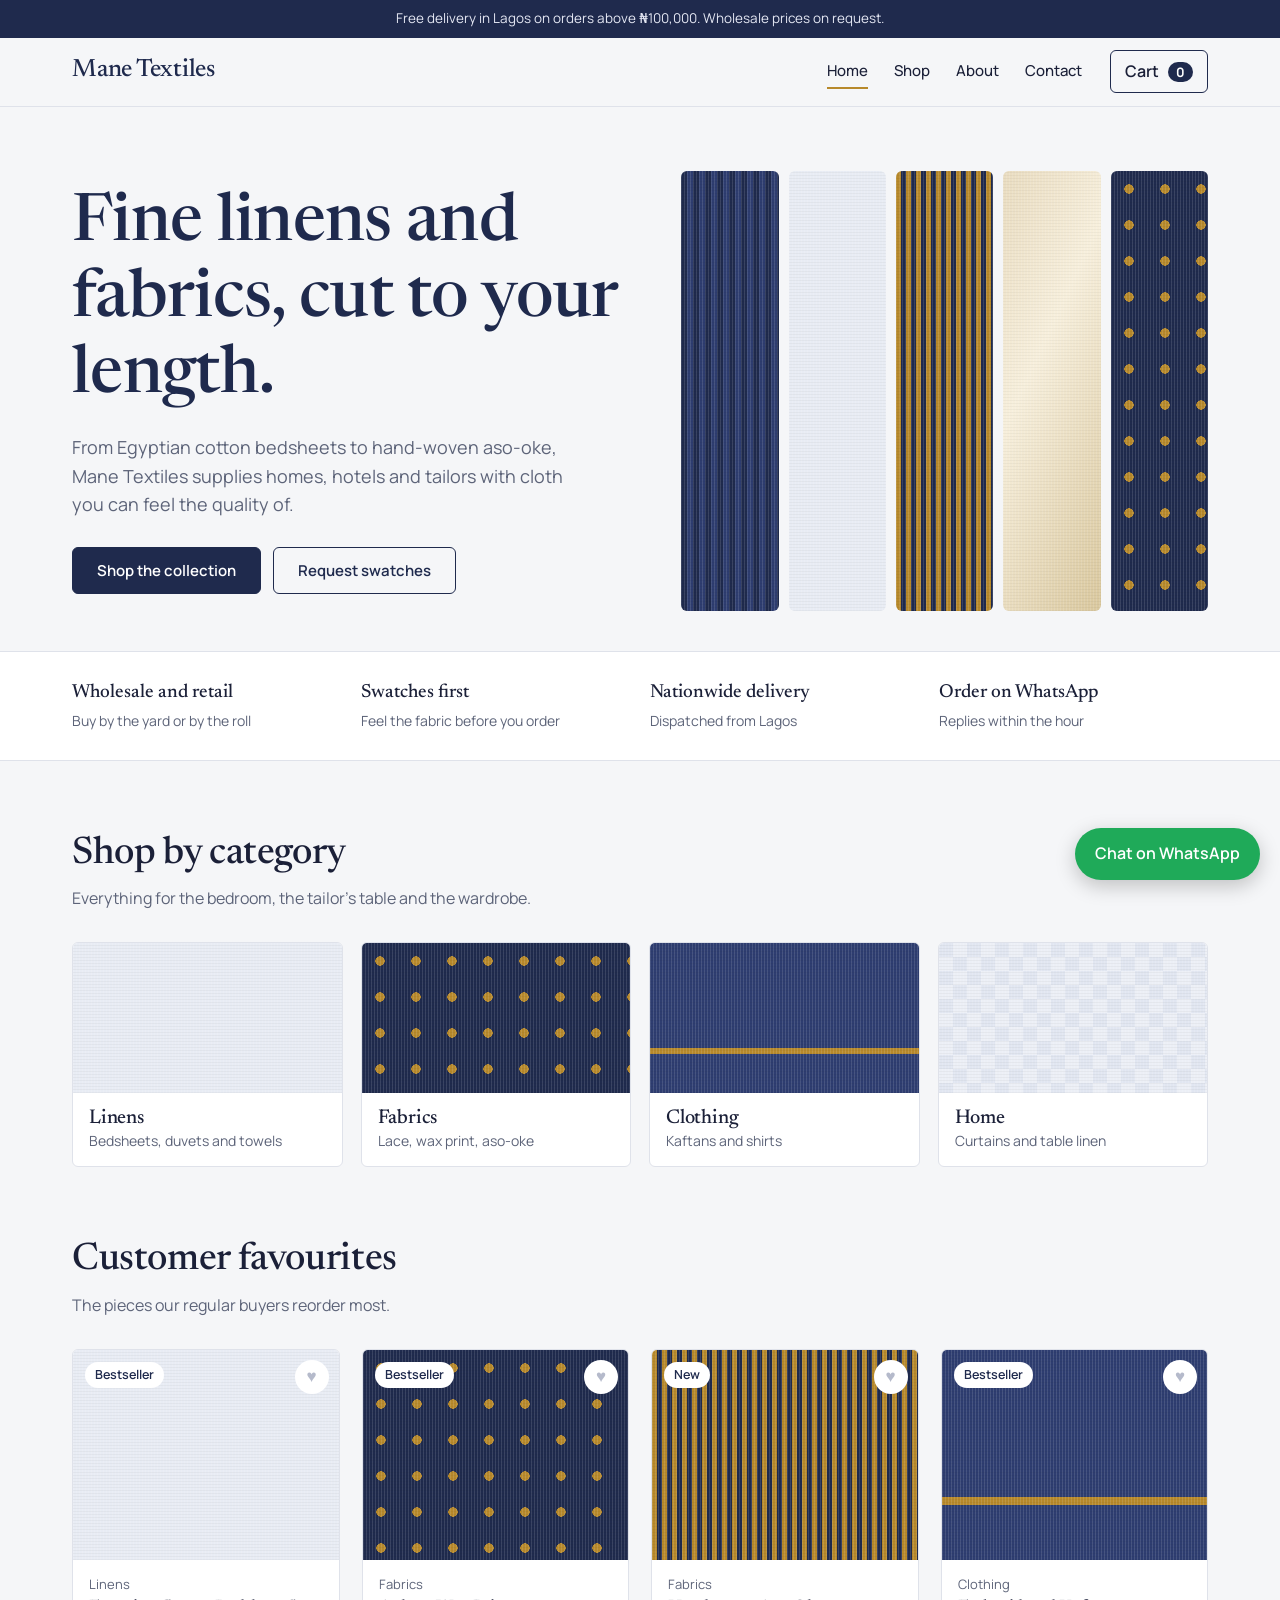
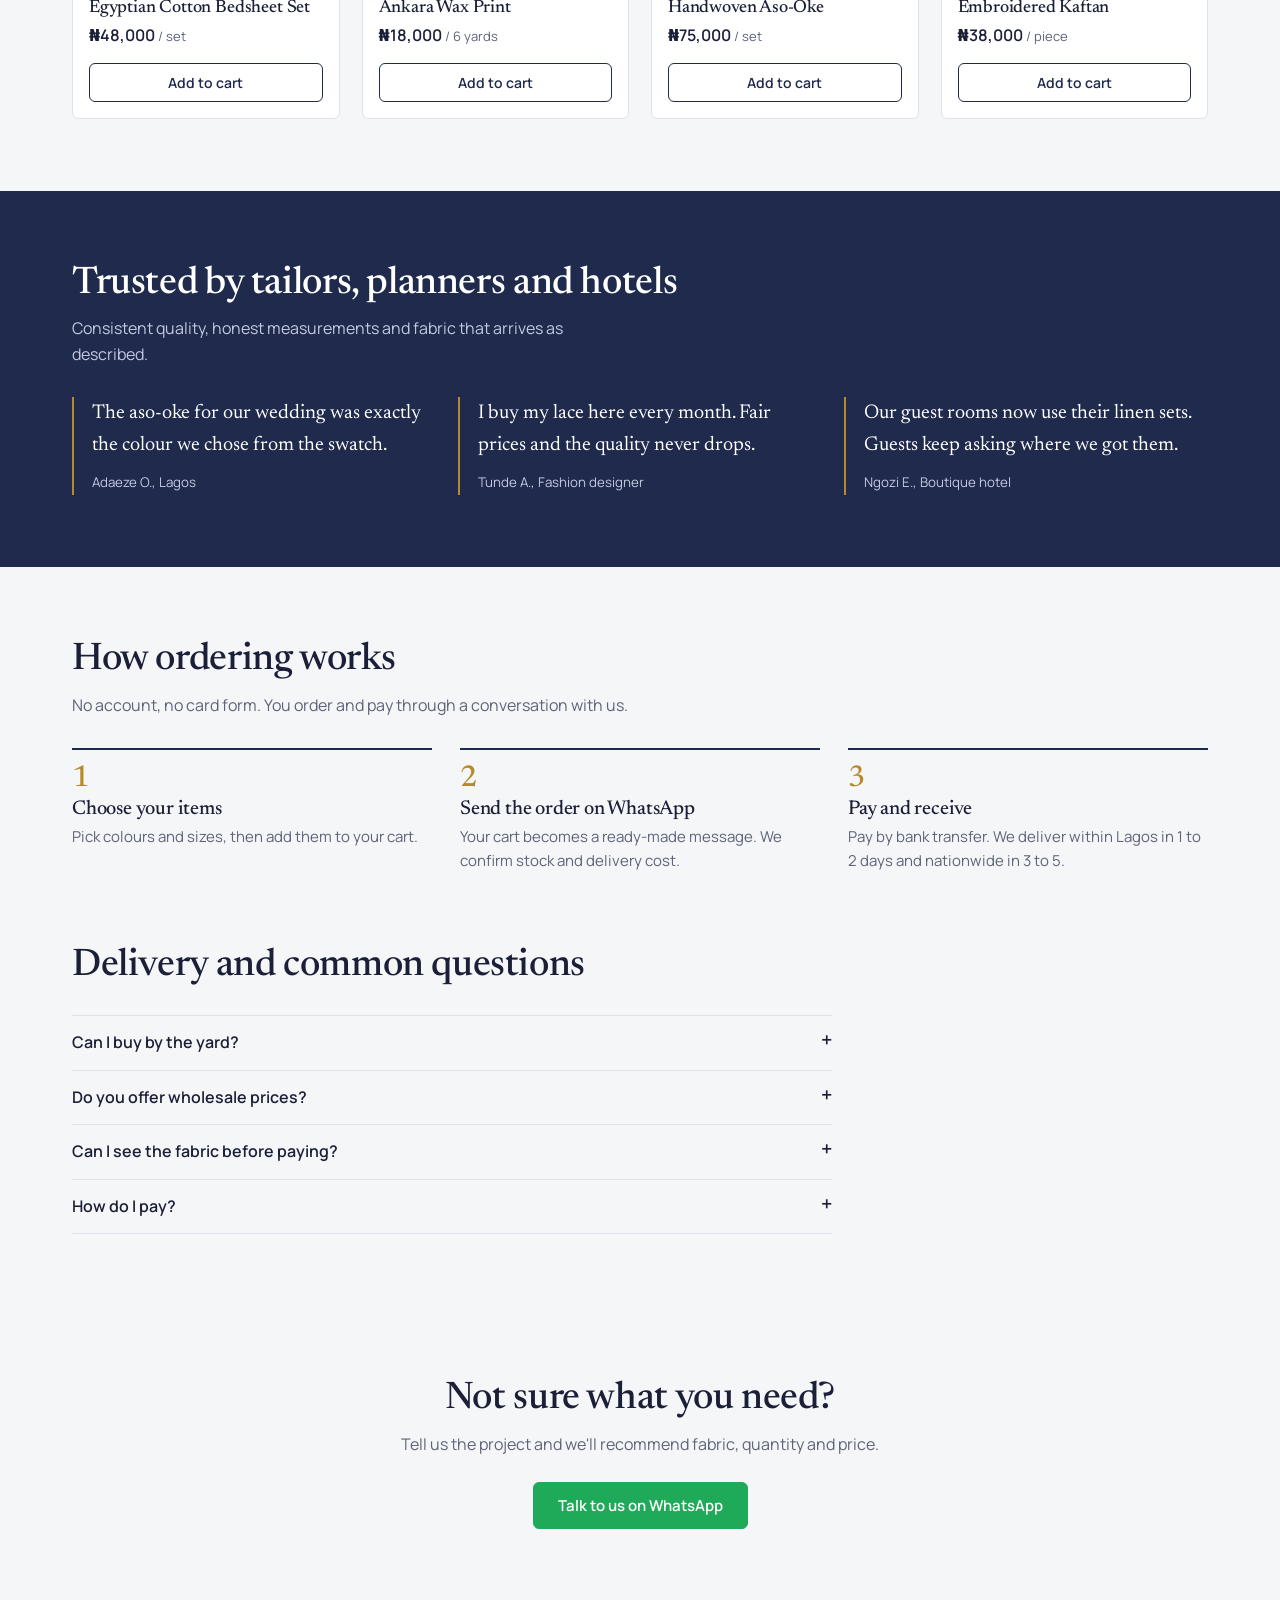
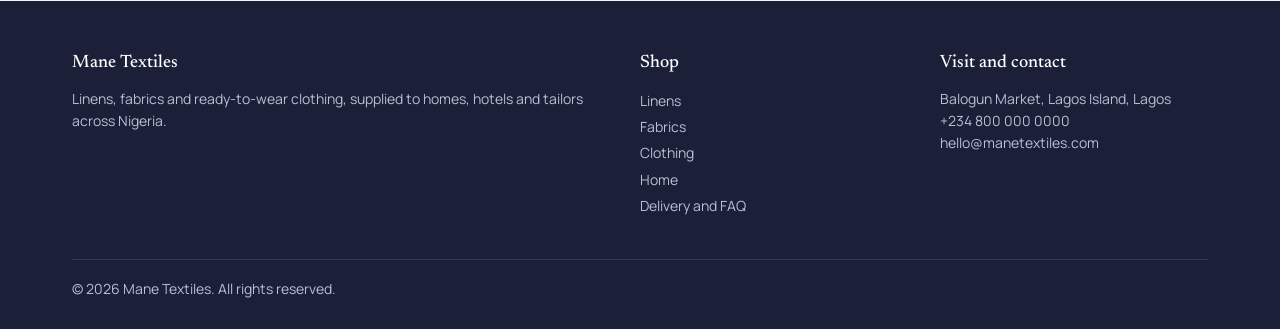
<file: index.html>
<!DOCTYPE html>
<html lang="en">

<head>
    <meta charset="utf-8">
    <meta name="viewport" content="width=device-width,initial-scale=1">
    <title>Premium linens and fabrics | Mane Textiles</title>
    <meta name="description" content="Mane Textiles: premium linens, fabrics and clothing materials in Lagos.">
    <link rel="preconnect" href="https://fonts.googleapis.com">
    <link
        href="https://fonts.googleapis.com/css2?family=Manrope:wght@400;500;600&family=Newsreader:wght@400;500&display=swap"
        rel="stylesheet">
    <link rel="stylesheet" href="style.css">
</head>

<body data-page="index">
    <main>
        <section class="hero">
            <div class="wrap">
                <div>
                    <h1>Fine linens and fabrics, cut to your length.</h1>
                    <p>From Egyptian cotton bedsheets to hand-woven aso-oke, Mane Textiles supplies homes, hotels and
                        tailors with cloth you can feel the quality of.</p>
                    <div class="acts"><a class="btn" href="shop.html">Shop the collection</a><a class="btn o"
                            href="contact.html">Request swatches</a></div>
                </div>
                <div class="fan" aria-hidden="true">
                    <div class="sw" style="background:repeating-linear-gradient(90deg,#1f2a4d 0 6px,#2e3d70 6px 12px)">
                    </div>
                    <div class="sw" style="background:#e8ecf4"></div>
                    <div class="sw" style="background:repeating-linear-gradient(90deg,#b7892b 0 5px,#1f2a4d 5px 10px)">
                    </div>
                    <div class="sw" style="background:linear-gradient(115deg,#e9dcc0,#f7efdc 40%,#d9c79d)"></div>
                    <div class="sw"
                        style="background:radial-gradient(circle,#b7892b 0 18%,transparent 19%) 0 0/36px 36px,#1f2a4d">
                    </div>
                </div>
            </div>
        </section>
        <section class="trust">
            <div class="wrap">
                <div><b>Wholesale and retail</b><span>Buy by the yard or by the roll</span></div>
                <div><b>Swatches first</b><span>Feel the fabric before you order</span></div>
                <div><b>Nationwide delivery</b><span>Dispatched from Lagos</span></div>
                <div><b>Order on WhatsApp</b><span>Replies within the hour</span></div>
            </div>
        </section>
        <section class="sec">
            <div class="wrap">
                <h2>Shop by category</h2>
                <p class="lead">Everything for the bedroom, the tailor's table and the wardrobe.</p>
                <div class="cats" id="cats"></div>
            </div>
        </section>
        <section class="sec" style="padding-top:0">
            <div class="wrap">
                <h2>Customer favourites</h2>
                <p class="lead">The pieces our regular buyers reorder most.</p>
                <div class="grid" id="feat"></div>
            </div>
        </section>
        <section class="sec band">
            <div class="wrap">
                <h2>Trusted by tailors, planners and hotels</h2>
                <p class="lead">Consistent quality, honest measurements and fabric that arrives as described.</p>
                <div class="grid">
                    <div class="q">
                        <p>The aso-oke for our wedding was exactly the colour we chose from the swatch.</p><small>Adaeze
                            O., Lagos</small>
                    </div>
                    <div class="q">
                        <p>I buy my lace here every month. Fair prices and the quality never drops.</p><small>Tunde A.,
                            Fashion designer</small>
                    </div>
                    <div class="q">
                        <p>Our guest rooms now use their linen sets. Guests keep asking where we got them.</p>
                        <small>Ngozi E., Boutique hotel</small>
                    </div>
                </div>
            </div>
        </section>
        <section class="sec">
            <div class="wrap">
                <h2>How ordering works</h2>
                <p class="lead">No account, no card form. You order and pay through a conversation with us.</p>
                <div class="steps">
                    <div>
                        <h3>Choose your items</h3>
                        <p>Pick colours and sizes, then add them to your cart.</p>
                    </div>
                    <div>
                        <h3>Send the order on WhatsApp</h3>
                        <p>Your cart becomes a ready-made message. We confirm stock and delivery cost.</p>
                    </div>
                    <div>
                        <h3>Pay and receive</h3>
                        <p>Pay by bank transfer. We deliver within Lagos in 1 to 2 days and nationwide in 3 to 5.</p>
                    </div>
                </div>
            </div>
        </section>
        <section class="sec" id="faq" style="padding-top:0">
            <div class="wrap">
                <h2>Delivery and common questions</h2>
                <div class="faq">
                    <details>
                        <summary>Can I buy by the yard?</summary>
                        <p>Yes. Fabrics are sold per yard or per full piece, and we cut to your length.</p>
                    </details>
                    <details>
                        <summary>Do you offer wholesale prices?</summary>
                        <p>Yes. Message us the items and quantity and we'll send a wholesale quote.</p>
                    </details>
                    <details>
                        <summary>Can I see the fabric before paying?</summary>
                        <p>Ask for a free swatch on WhatsApp. For large orders we can arrange a visit to our store.</p>
                    </details>
                    <details>
                        <summary>How do I pay?</summary>
                        <p>Bank transfer after we confirm your order on WhatsApp. Card payment can be added later.</p>
                    </details>
                </div>
            </div>
        </section>
        <section class="sec cta">
            <div class="wrap">
                <h2>Not sure what you need?</h2>
                <p class="lead">Tell us the project and we'll recommend fabric, quantity and price.</p><a class="btn w"
                    id="ctaw" href="contact.html">Talk to us on WhatsApp</a>
            </div>
        </section>
    </main>
    <script src="app.js"></script>
</body>

</html>
</file>
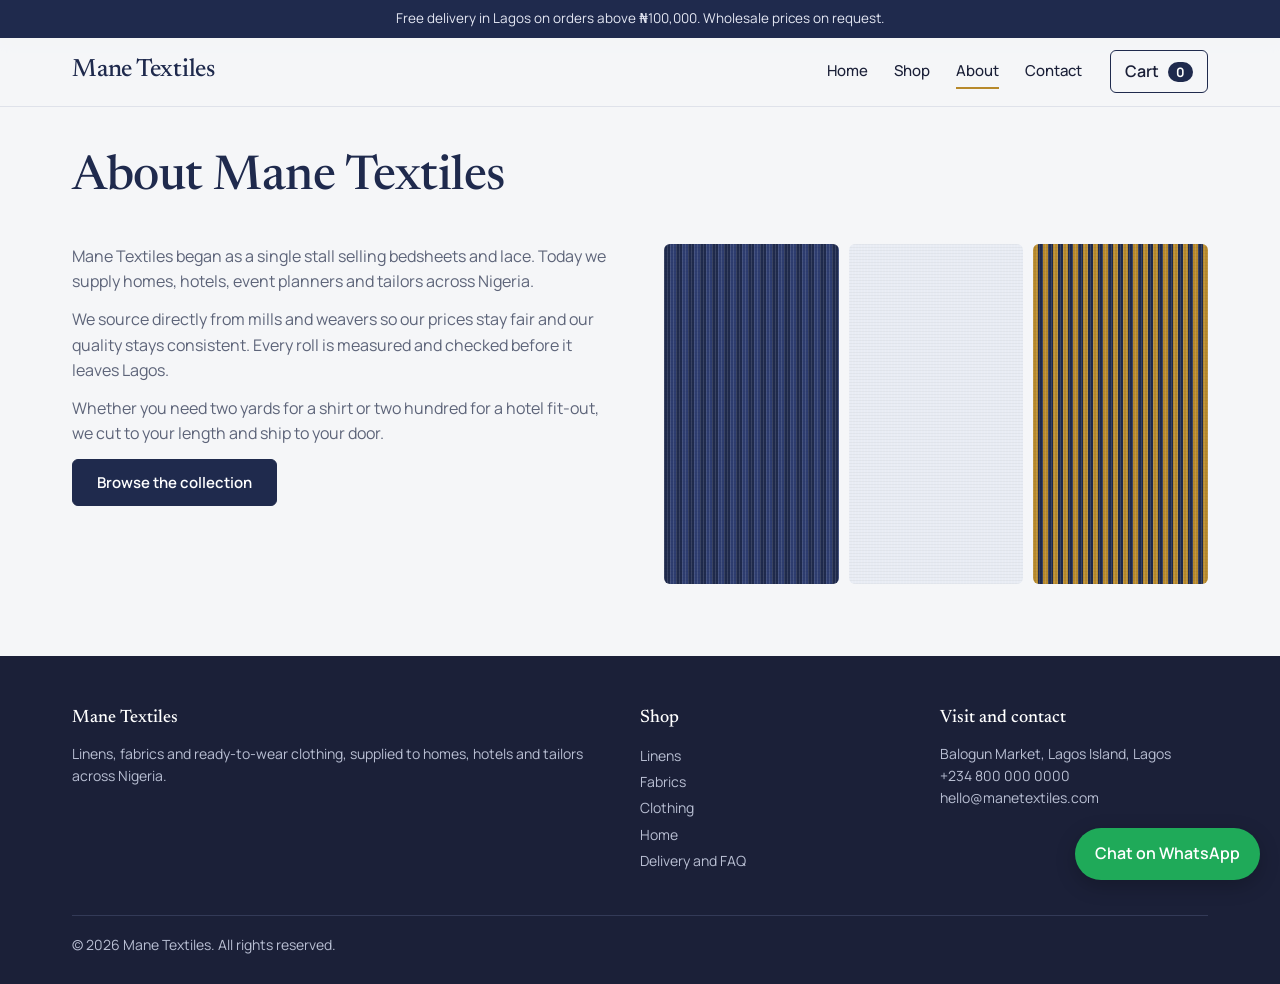
<file: about.html>
<!DOCTYPE html>
<html lang="en">

<head>
    <meta charset="utf-8">
    <meta name="viewport" content="width=device-width,initial-scale=1">
    <title>About us | Mane Textiles</title>
    <meta name="description" content="Mane Textiles: premium linens, fabrics and clothing materials in Lagos.">
    <link rel="preconnect" href="https://fonts.googleapis.com">
    <link
        href="https://fonts.googleapis.com/css2?family=Manrope:wght@400;500;600&family=Newsreader:wght@400;500&display=swap"
        rel="stylesheet">
    <link rel="stylesheet" href="style.css">
</head>

<body data-page="about">
    <main class="wrap">
        <div class="ph">
            <h1>About Mane Textiles</h1>
        </div>
        <div class="two">
            <div>
                <p class="lead">Mane Textiles began as a single stall selling bedsheets and lace. Today we supply homes,
                    hotels, event planners and tailors across Nigeria.</p>
                <p>We source directly from mills and weavers so our prices stay fair and our quality stays consistent.
                    Every roll is measured and checked before it leaves Lagos.</p>
                <p>Whether you need two yards for a shirt or two hundred for a hotel fit-out, we cut to your length and
                    ship to your door.</p><a class="btn" href="shop.html">Browse the collection</a>
            </div>
            <div class="fan" aria-hidden="true" style="height:340px">
                <div class="sw" style="background:repeating-linear-gradient(90deg,#1f2a4d 0 6px,#2e3d70 6px 12px)">
                </div>
                <div class="sw" style="background:#e8ecf4"></div>
                <div class="sw" style="background:repeating-linear-gradient(90deg,#b7892b 0 5px,#1f2a4d 5px 10px)">
                </div>
            </div>
        </div>
    </main>
    <script src="app.js"></script>
</body>

</html>
</file>
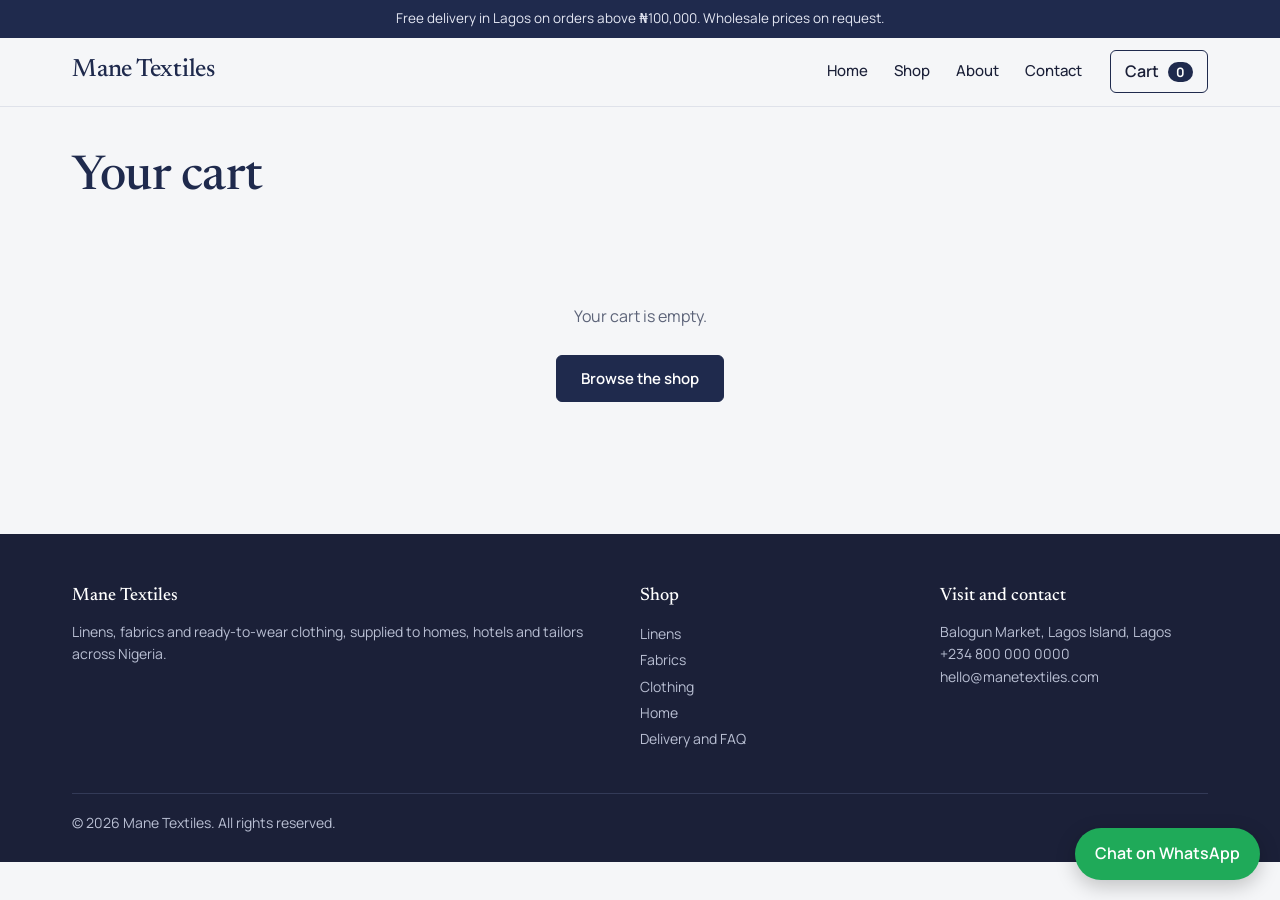
<file: cart.html>
<!DOCTYPE html>
<html lang="en">

<head>
    <meta charset="utf-8">
    <meta name="viewport" content="width=device-width,initial-scale=1">
    <title>Your cart | Mane Textiles</title>
    <meta name="description" content="Mane Textiles: premium linens, fabrics and clothing materials in Lagos.">
    <link rel="preconnect" href="https://fonts.googleapis.com">
    <link
        href="https://fonts.googleapis.com/css2?family=Manrope:wght@400;500;600&family=Newsreader:wght@400;500&display=swap"
        rel="stylesheet">
    <link rel="stylesheet" href="style.css">
</head>

<body data-page="cart">
    <main class="wrap">
        <div class="ph">
            <h1>Your cart</h1>
        </div>
        <div class="cl" id="cart"></div>
    </main>
    <script src="app.js"></script>
</body>

</html>
</file>
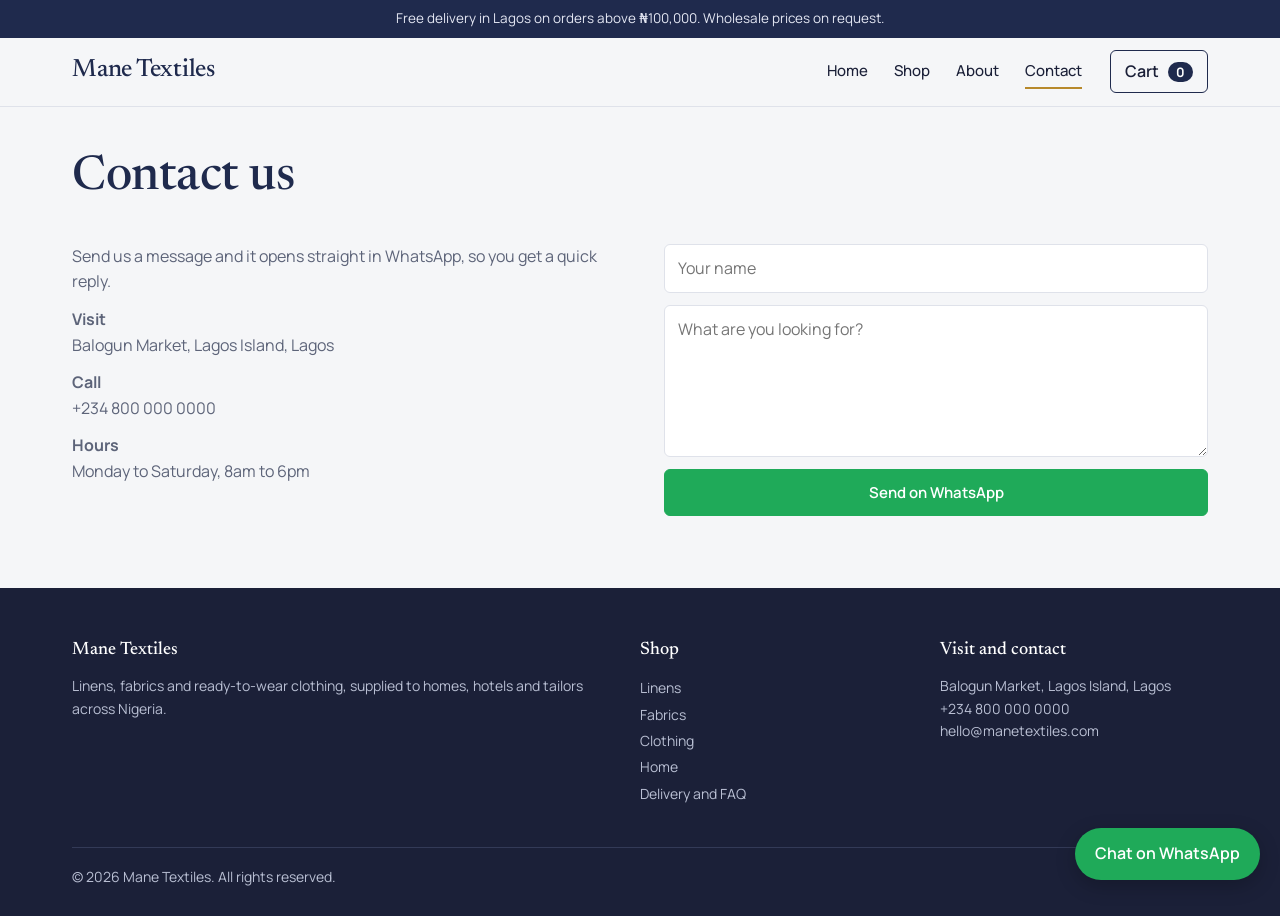
<file: contact.html>
<!DOCTYPE html>
<html lang="en">

<head>
    <meta charset="utf-8">
    <meta name="viewport" content="width=device-width,initial-scale=1">
    <title>Contact | Mane Textiles</title>
    <meta name="description" content="Mane Textiles: premium linens, fabrics and clothing materials in Lagos.">
    <link rel="preconnect" href="https://fonts.googleapis.com">
    <link
        href="https://fonts.googleapis.com/css2?family=Manrope:wght@400;500;600&family=Newsreader:wght@400;500&display=swap"
        rel="stylesheet">
    <link rel="stylesheet" href="style.css">
</head>

<body data-page="contact">
    <main class="wrap">
        <div class="ph">
            <h1>Contact us</h1>
        </div>
        <div class="two">
            <div>
                <p class="lead">Send us a message and it opens straight in WhatsApp, so you get a quick reply.</p>
                <p><b>Visit</b><br>Balogun Market, Lagos Island, Lagos</p>
                <p><b>Call</b><br>+234 800 000 0000</p>
                <p><b>Hours</b><br>Monday to Saturday, 8am to 6pm</p>
            </div>
            <form id="cf"><input name="n" placeholder="Your name" required><textarea name="m" rows="5"
                    placeholder="What are you looking for?" required></textarea><button class="btn w">Send on
                    WhatsApp</button></form>
        </div>
    </main>
    <script src="app.js"></script>
</body>

</html>
</file>
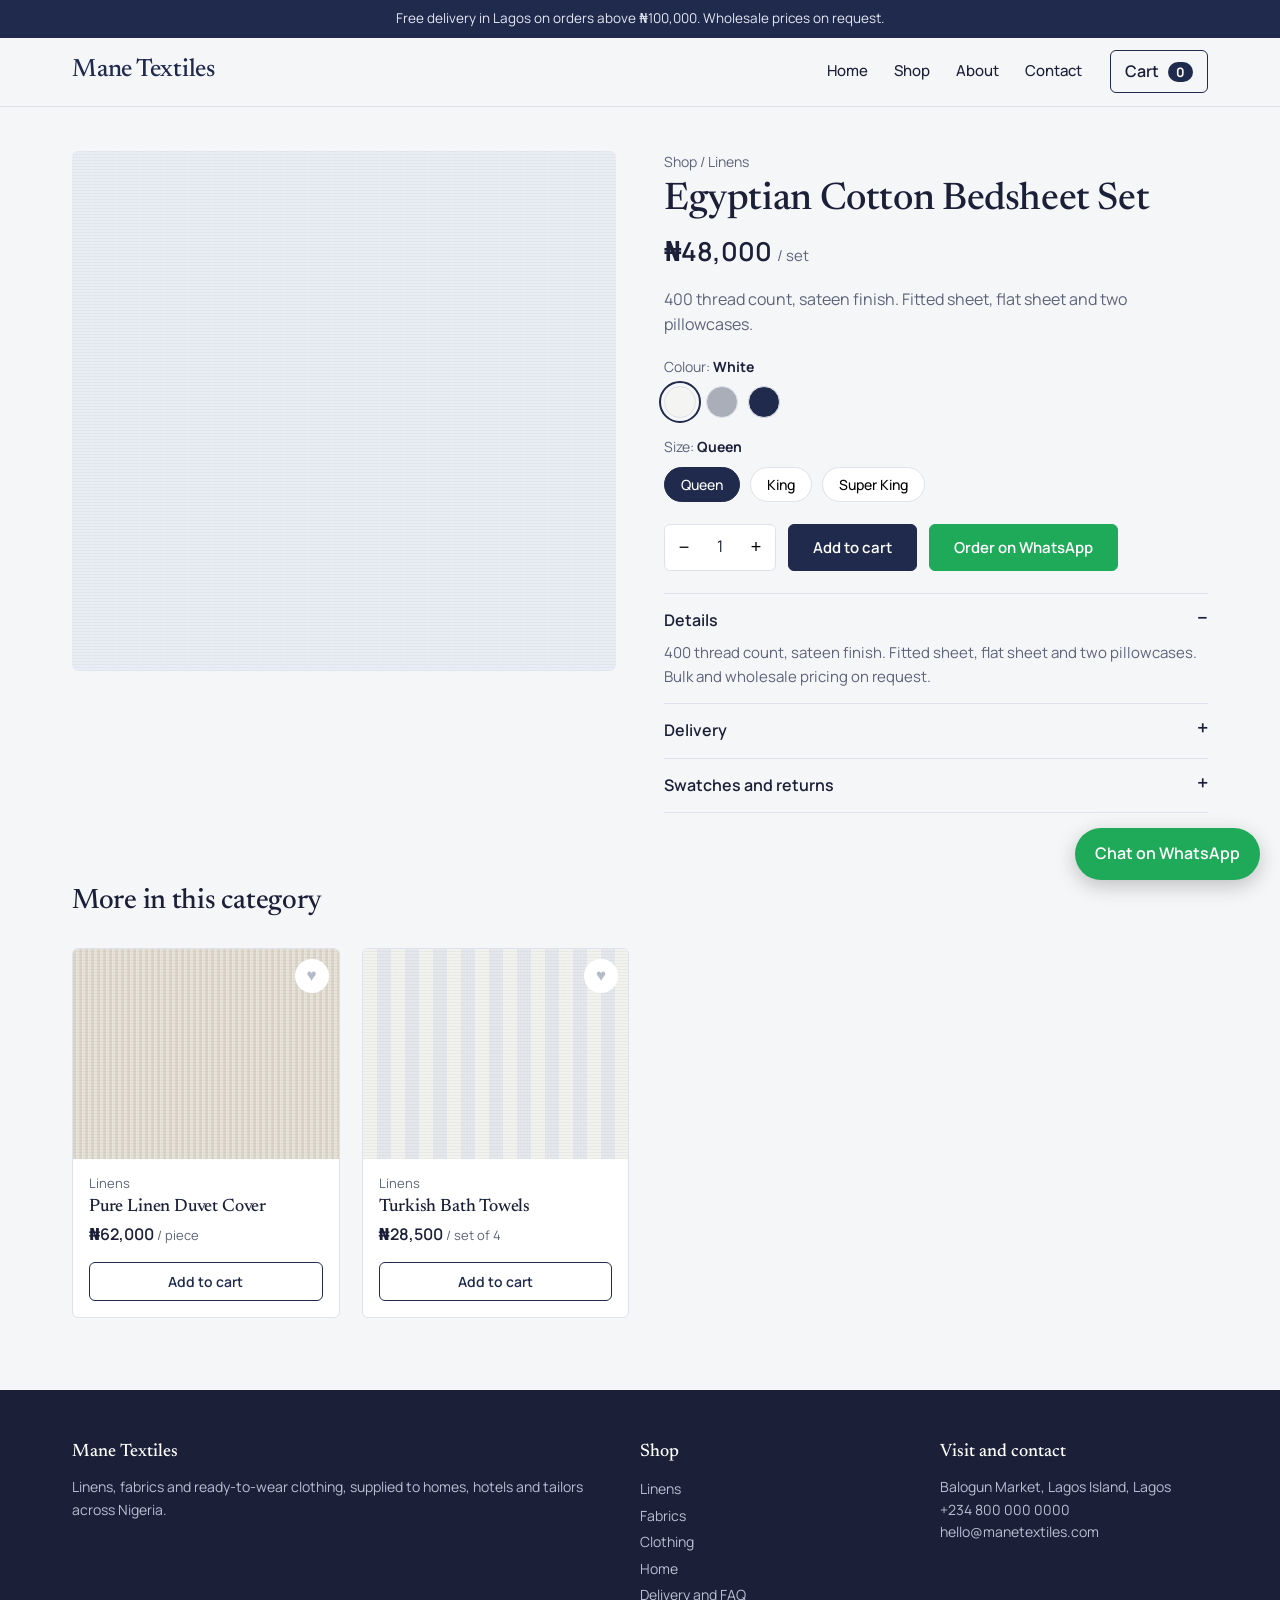
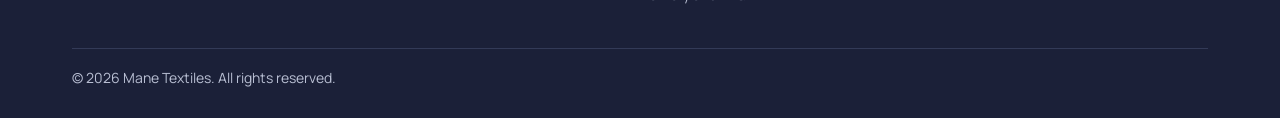
<file: product.html>
<!DOCTYPE html>
<html lang="en">

<head>
    <meta charset="utf-8">
    <meta name="viewport" content="width=device-width,initial-scale=1">
    <title>Product | Mane Textiles</title>
    <meta name="description" content="Mane Textiles: premium linens, fabrics and clothing materials in Lagos.">
    <link rel="preconnect" href="https://fonts.googleapis.com">
    <link
        href="https://fonts.googleapis.com/css2?family=Manrope:wght@400;500;600&family=Newsreader:wght@400;500&display=swap"
        rel="stylesheet">
    <link rel="stylesheet" href="style.css">
</head>

<body data-page="product">
    <main class="wrap">
        <div class="pd" id="pd"></div>
        <h2 style="font-size:28px">More in this category</h2>
        <div class="grid" id="rel" style="margin-bottom:72px"></div>
    </main>
    <script src="app.js"></script>
</body>

</html>
</file>
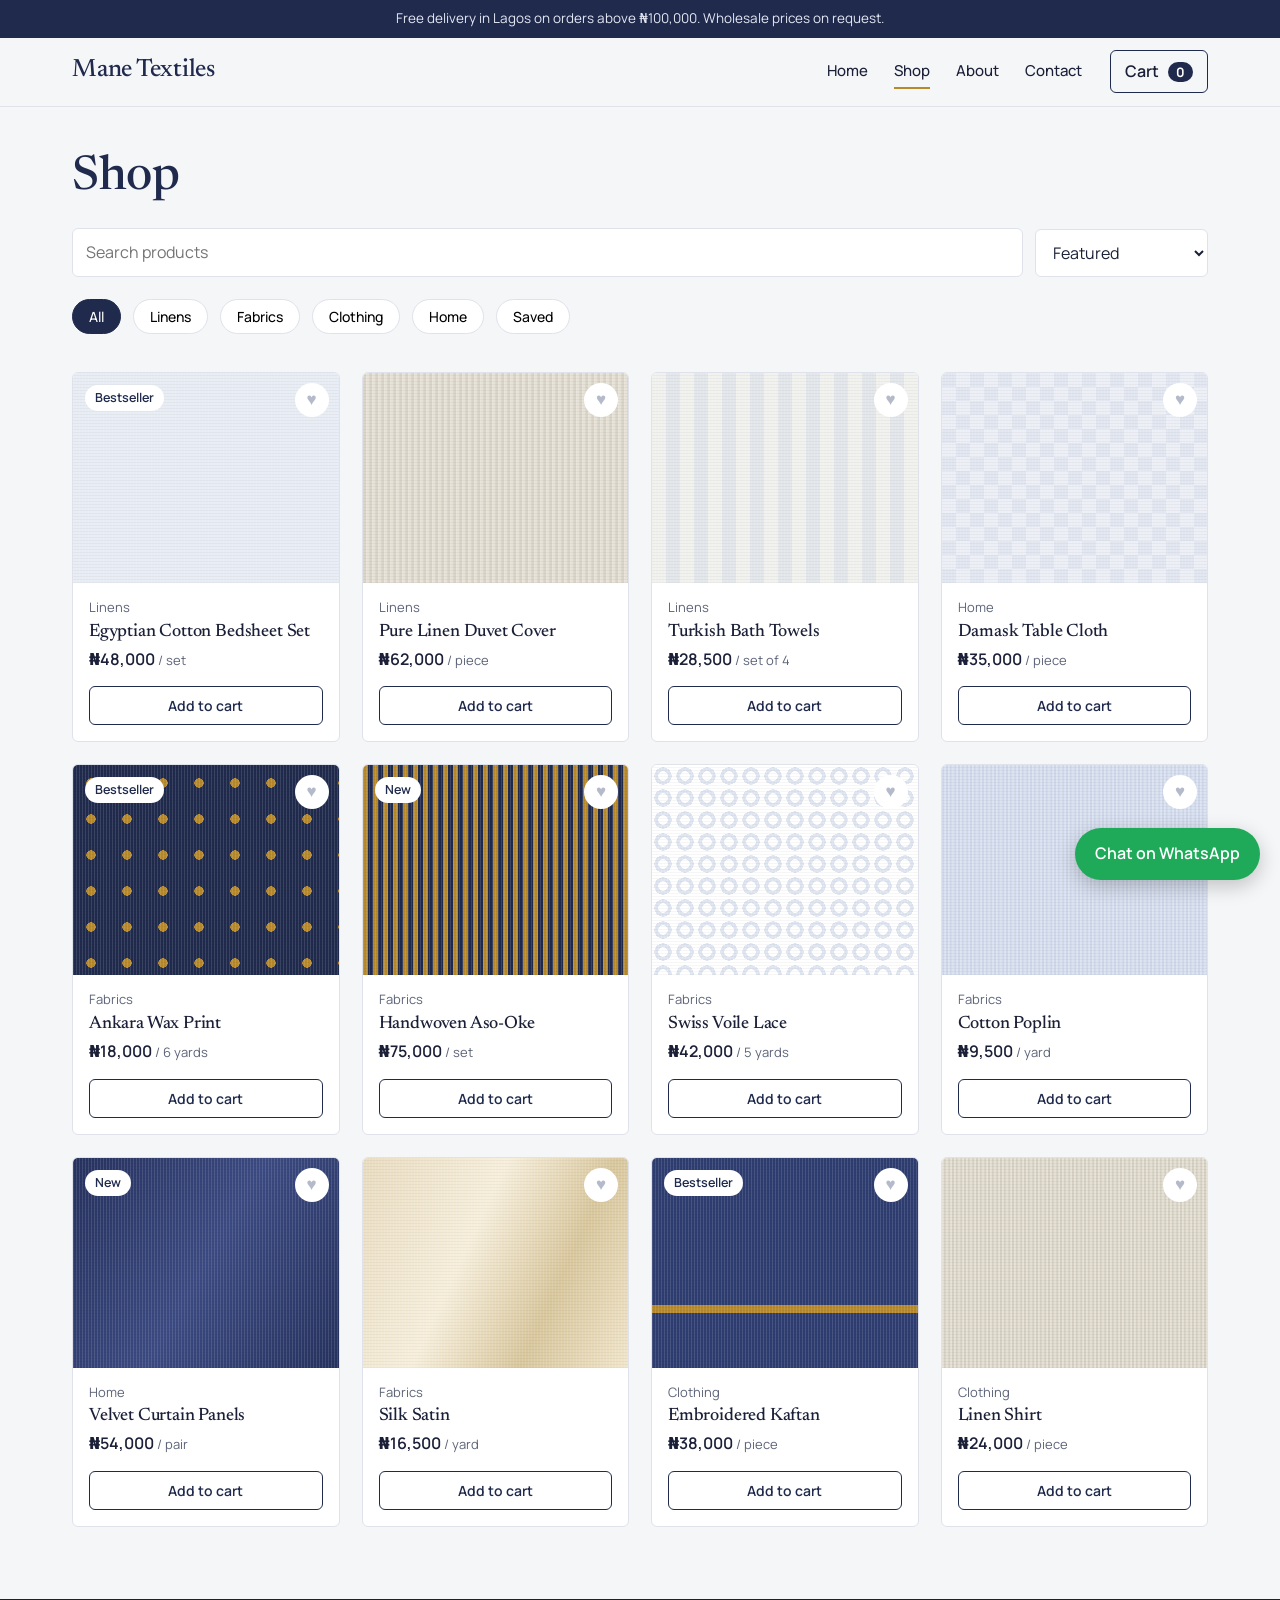
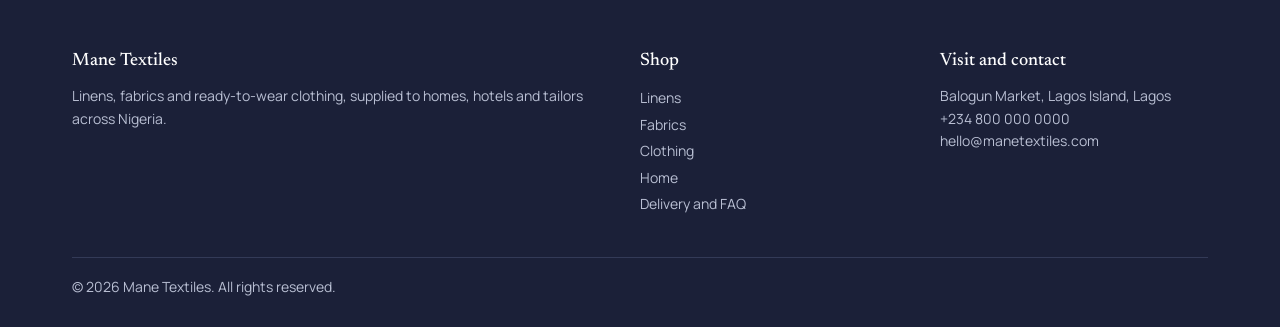
<file: shop.html>
<!DOCTYPE html>
<html lang="en">

<head>
    <meta charset="utf-8">
    <meta name="viewport" content="width=device-width,initial-scale=1">
    <title>Shop | Mane Textiles</title>
    <meta name="description" content="Mane Textiles: premium linens, fabrics and clothing materials in Lagos.">
    <link rel="preconnect" href="https://fonts.googleapis.com">
    <link
        href="https://fonts.googleapis.com/css2?family=Manrope:wght@400;500;600&family=Newsreader:wght@400;500&display=swap"
        rel="stylesheet">
    <link rel="stylesheet" href="style.css">
</head>

<body data-page="shop">
    <main class="wrap">
        <div class="ph">
            <h1>Shop</h1>
            <div class="tools"><input id="q" type="search" placeholder="Search products" aria-label="Search"><select
                    id="so" aria-label="Sort">
                    <option value="">Featured</option>
                    <option value="lo">Price: low to high</option>
                    <option value="hi">Price: high to low</option>
                </select></div>
            <div class="tools" id="chips"></div>
        </div>
        <div class="grid" id="list" style="margin-bottom:72px"></div>
    </main>
    <script src="app.js"></script>
</body>

</html>
</file>
<file: style.css>
:root{--bg:#f5f6f8;--surf:#fff;--ink:#1b2038;--mut:#5d6479;--line:#dfe2ea;--ind:#1f2a4d;--ind2:#2e3d70;--och:#b7892b;--wa:#1faa59;--r:6px}
*{box-sizing:border-box;margin:0}html{scroll-behavior:smooth}
body{font:16px/1.6 Manrope,system-ui,sans-serif;background:var(--bg);color:var(--ink)}
h1,h2,h3,.logo{font-family:Newsreader,Georgia,serif;font-weight:500;line-height:1.15;letter-spacing:-.01em}
a{color:inherit;text-decoration:none}img{max-width:100%}
:focus-visible{outline:2px solid var(--och);outline-offset:2px}
.wrap{max-width:1180px;margin:auto;padding:0 22px}
.sec{padding:72px 0}.sec h2{font-size:clamp(28px,4vw,38px);margin-bottom:10px}.lead{color:var(--mut);max-width:56ch}
.hd{position:sticky;top:0;z-index:20;background:rgba(245,246,248,.92);backdrop-filter:blur(8px);border-bottom:1px solid var(--line)}
.hd .wrap{display:flex;align-items:center;gap:28px;height:68px}
.logo{font-size:25px;color:var(--ind);margin-right:auto}
nav{display:flex;gap:26px;font-size:15px;font-weight:500}nav a{padding:4px 0;border-bottom:2px solid transparent}nav a:hover,nav a.on{border-color:var(--och)}
.cartb{position:relative;font-weight:600;padding:8px 14px;border:1px solid var(--ind);border-radius:var(--r)}
.cartb b{background:var(--ind);color:#fff;border-radius:20px;padding:1px 8px;font-size:13px;margin-left:6px}
.mb{display:none;background:none;border:1px solid var(--line);border-radius:var(--r);padding:8px 12px;font:inherit}
.btn{display:inline-block;background:var(--ind);color:#fff;border:1px solid var(--ind);padding:12px 24px;border-radius:var(--r);font:600 15px Manrope,sans-serif;cursor:pointer;transition:background .2s}
.btn:hover{background:var(--ind2)}.btn.o{background:transparent;color:var(--ind)}.btn.o:hover{background:#e9ebf3}
.btn.w{background:var(--wa);border-color:var(--wa)}.btn.w:hover{background:#178a47}.btn.sm{padding:9px 14px;font-size:14px}
.hero{padding:64px 0 40px}.hero .wrap{display:grid;grid-template-columns:1.05fr 1fr;gap:56px;align-items:center}
.hero h1{font-size:clamp(40px,6vw,66px);margin-bottom:18px;color:var(--ind)}.hero p{color:var(--mut);font-size:18px;max-width:46ch;margin-bottom:28px}
.acts{display:flex;gap:12px;flex-wrap:wrap}
.fan{display:flex;gap:10px;height:440px}.fan .sw{flex:1;border-radius:var(--r);transition:flex .4s}.fan .sw:hover{flex:2.2}
.sw{position:relative;overflow:hidden}.sw::after{content:"";position:absolute;inset:0;background:repeating-linear-gradient(0deg,rgba(0,0,0,.035) 0 1px,transparent 1px 3px),repeating-linear-gradient(90deg,rgba(255,255,255,.12) 0 1px,transparent 1px 3px)}
.trust{border-block:1px solid var(--line);background:var(--surf)}.trust .wrap{display:grid;grid-template-columns:repeat(4,1fr);gap:20px;padding-block:26px}
.trust b{display:block;font-family:Newsreader,serif;font-size:19px;font-weight:500}.trust span{color:var(--mut);font-size:14px}
.cats{display:grid;grid-template-columns:repeat(4,1fr);gap:18px;margin-top:30px}
.cat{background:var(--surf);border:1px solid var(--line);border-radius:var(--r);overflow:hidden;transition:border-color .2s}.cat:hover{border-color:var(--ind)}
.cat .sw{height:150px}.cat div+div{padding:14px 16px}.cat h3{font-size:20px}.cat p{color:var(--mut);font-size:14px}
.grid{display:grid;grid-template-columns:repeat(4,1fr);gap:22px;margin-top:30px}
.card{background:var(--surf);border:1px solid var(--line);border-radius:var(--r);overflow:hidden;display:flex;flex-direction:column}
.card .sw{height:210px;display:block}.ci{padding:14px 16px 16px;display:flex;flex-direction:column;gap:4px;flex:1}
.ci small{color:var(--mut);font-size:13px}.ci h3{font-size:18px}.ci p{font-weight:600}.ci p span{font-weight:400;color:var(--mut);font-size:13px}.ci .btn{margin-top:auto}.ci p{margin-bottom:10px}
.band{background:var(--ind);color:#fff}.band .lead{color:#c3c9e0}.band .grid{grid-template-columns:repeat(3,1fr)}
.q{border-left:2px solid var(--och);padding-left:18px}.q p{font-family:Newsreader,serif;font-size:20px;margin-bottom:8px}.q small{color:#c3c9e0}
.cta{text-align:center}.cta .lead{margin:0 auto 24px}
.ph{padding:44px 0 8px}.ph h1{font-size:clamp(32px,5vw,48px);color:var(--ind)}
.tools{display:flex;gap:12px;flex-wrap:wrap;margin-top:22px;align-items:center}
.chip{border:1px solid var(--line);background:var(--surf);padding:7px 16px;border-radius:30px;font:500 14px Manrope,sans-serif;cursor:pointer}.chip.on{background:var(--ind);color:#fff;border-color:var(--ind)}
input,select,textarea{font:inherit;padding:11px 13px;border:1px solid var(--line);border-radius:var(--r);background:var(--surf);color:var(--ink);width:100%}
.tools input,.tools select{width:auto}.tools input{flex:1;min-width:180px}
.pd{display:grid;grid-template-columns:1fr 1fr;gap:48px;padding:44px 0 72px}.pd .sw{height:520px;border-radius:var(--r)}
.pd h1{font-size:38px;margin:6px 0 10px}.pr{font:600 26px Manrope,sans-serif;margin:10px 0 18px}.pd ul{margin:16px 0 24px 18px;color:var(--mut)}
.qty{display:inline-flex;border:1px solid var(--line);border-radius:var(--r);background:var(--surf)}.qty button{background:none;border:0;width:38px;font-size:18px;cursor:pointer}.qty span{min-width:34px;text-align:center;align-self:center}
.cl{display:grid;grid-template-columns:1.6fr 1fr;gap:36px;padding:30px 0 72px;align-items:start}
.row{display:grid;grid-template-columns:84px 1fr auto;gap:16px;align-items:center;padding:16px 0;border-bottom:1px solid var(--line)}.row .sw{height:84px;border-radius:var(--r)}
.row h3{font-size:18px}.row small{color:var(--mut)}.rm{background:none;border:0;color:var(--mut);cursor:pointer;text-decoration:underline;font:inherit;font-size:13px}
.sum{background:var(--surf);border:1px solid var(--line);border-radius:var(--r);padding:24px;display:grid;gap:14px}.sum .t{display:flex;justify-content:space-between;font-weight:600;font-size:18px}
.two{display:grid;grid-template-columns:1fr 1fr;gap:48px;padding:30px 0 72px}.two form{display:grid;gap:12px}.two p{margin-bottom:12px;color:var(--mut)}
.ft{background:var(--ink);color:#b9bfd3;padding:48px 0 28px;font-size:14px}.ft .wrap{display:grid;grid-template-columns:2fr 1fr 1fr;gap:32px}.ft h4{color:#fff;margin-bottom:10px;font-family:Newsreader,serif;font-size:18px;font-weight:500}.ft a{display:block;padding:2px 0}.ft a:hover{color:#fff}.ft .cp{grid-column:1/-1;border-top:1px solid #333a57;padding-top:18px;margin-top:8px}
.wab{position:fixed;right:20px;bottom:20px;z-index:30;background:var(--wa);color:#fff;border-radius:40px;padding:13px 20px;font-weight:600;box-shadow:0 6px 20px rgba(0,0,0,.22);display:flex;gap:8px;align-items:center}.wab:hover{background:#178a47}
.toast{position:fixed;left:50%;bottom:28px;transform:translate(-50%,20px);background:var(--ink);color:#fff;padding:11px 20px;border-radius:var(--r);opacity:0;transition:.3s;z-index:40;pointer-events:none}.toast.s{opacity:1;transform:translate(-50%,0)}
.empty{text-align:center;padding:60px 0;color:var(--mut)}
@media(max-width:900px){.hero .wrap,.pd,.cl,.two{grid-template-columns:1fr}.fan{height:260px}.grid,.cats,.trust .wrap{grid-template-columns:repeat(2,1fr)}.band .grid{grid-template-columns:1fr}.pd .sw{height:340px}.ft .wrap{grid-template-columns:1fr}
.mb{display:block}nav{display:none;position:absolute;top:68px;left:0;right:0;background:var(--bg);flex-direction:column;padding:16px 22px;border-bottom:1px solid var(--line);gap:12px}nav.open{display:flex}}
@media(max-width:520px){.grid{gap:12px}.card .sw{height:150px}.wab span{display:none}.row{grid-template-columns:64px 1fr}.row .sw{height:64px}}
@media(prefers-reduced-motion:reduce){*{transition:none!important}html{scroll-behavior:auto}}

.ann{background:var(--ind);color:#e4e7f3;text-align:center;font-size:13.5px;padding:8px 16px}
.card{position:relative}.tg{position:absolute;top:12px;left:12px;background:var(--surf);color:var(--ind);font-size:12.5px;font-weight:600;padding:3px 10px;border-radius:20px}
.hr{position:absolute;top:10px;right:10px;width:34px;height:34px;border-radius:50%;border:0;background:var(--surf);color:#b5bacb;font-size:17px;cursor:pointer}.hr.on{color:#c0392b}
.bc{font-size:14px;color:var(--mut)}.bc a:hover{text-decoration:underline}.ol{margin:18px 0 8px;font-size:14px;color:var(--mut)}.ol b{color:var(--ink)}
.dots{display:flex;gap:10px;flex-wrap:wrap}.dot{width:32px;height:32px;border-radius:50%;border:1px solid var(--line);cursor:pointer}.dot.on{outline:2px solid var(--ind);outline-offset:3px}
details{border-top:1px solid var(--line);padding:14px 0}details:last-of-type{border-bottom:1px solid var(--line)}summary{cursor:pointer;font-weight:600;list-style:none;display:flex;justify-content:space-between}summary::after{content:"+";font-size:20px;line-height:1}details[open] summary::after{content:"−"}details p{color:var(--mut);margin-top:8px;font-size:15px}
.bar{height:6px;background:var(--line);border-radius:6px;overflow:hidden}.bar i{display:block;height:100%;background:var(--och);transition:width .3s}
.steps{display:grid;grid-template-columns:repeat(3,1fr);gap:28px;margin-top:30px;counter-reset:s}.steps div{counter-increment:s;border-top:2px solid var(--ind);padding-top:14px}.steps div::before{content:counter(s);font:500 30px Newsreader,serif;color:var(--och)}.steps h3{font-size:20px;margin:4px 0}.steps p{color:var(--mut);font-size:15px}
.faq{max-width:760px;margin-top:26px}
@media(max-width:900px){.steps{grid-template-columns:1fr}}
</file>
